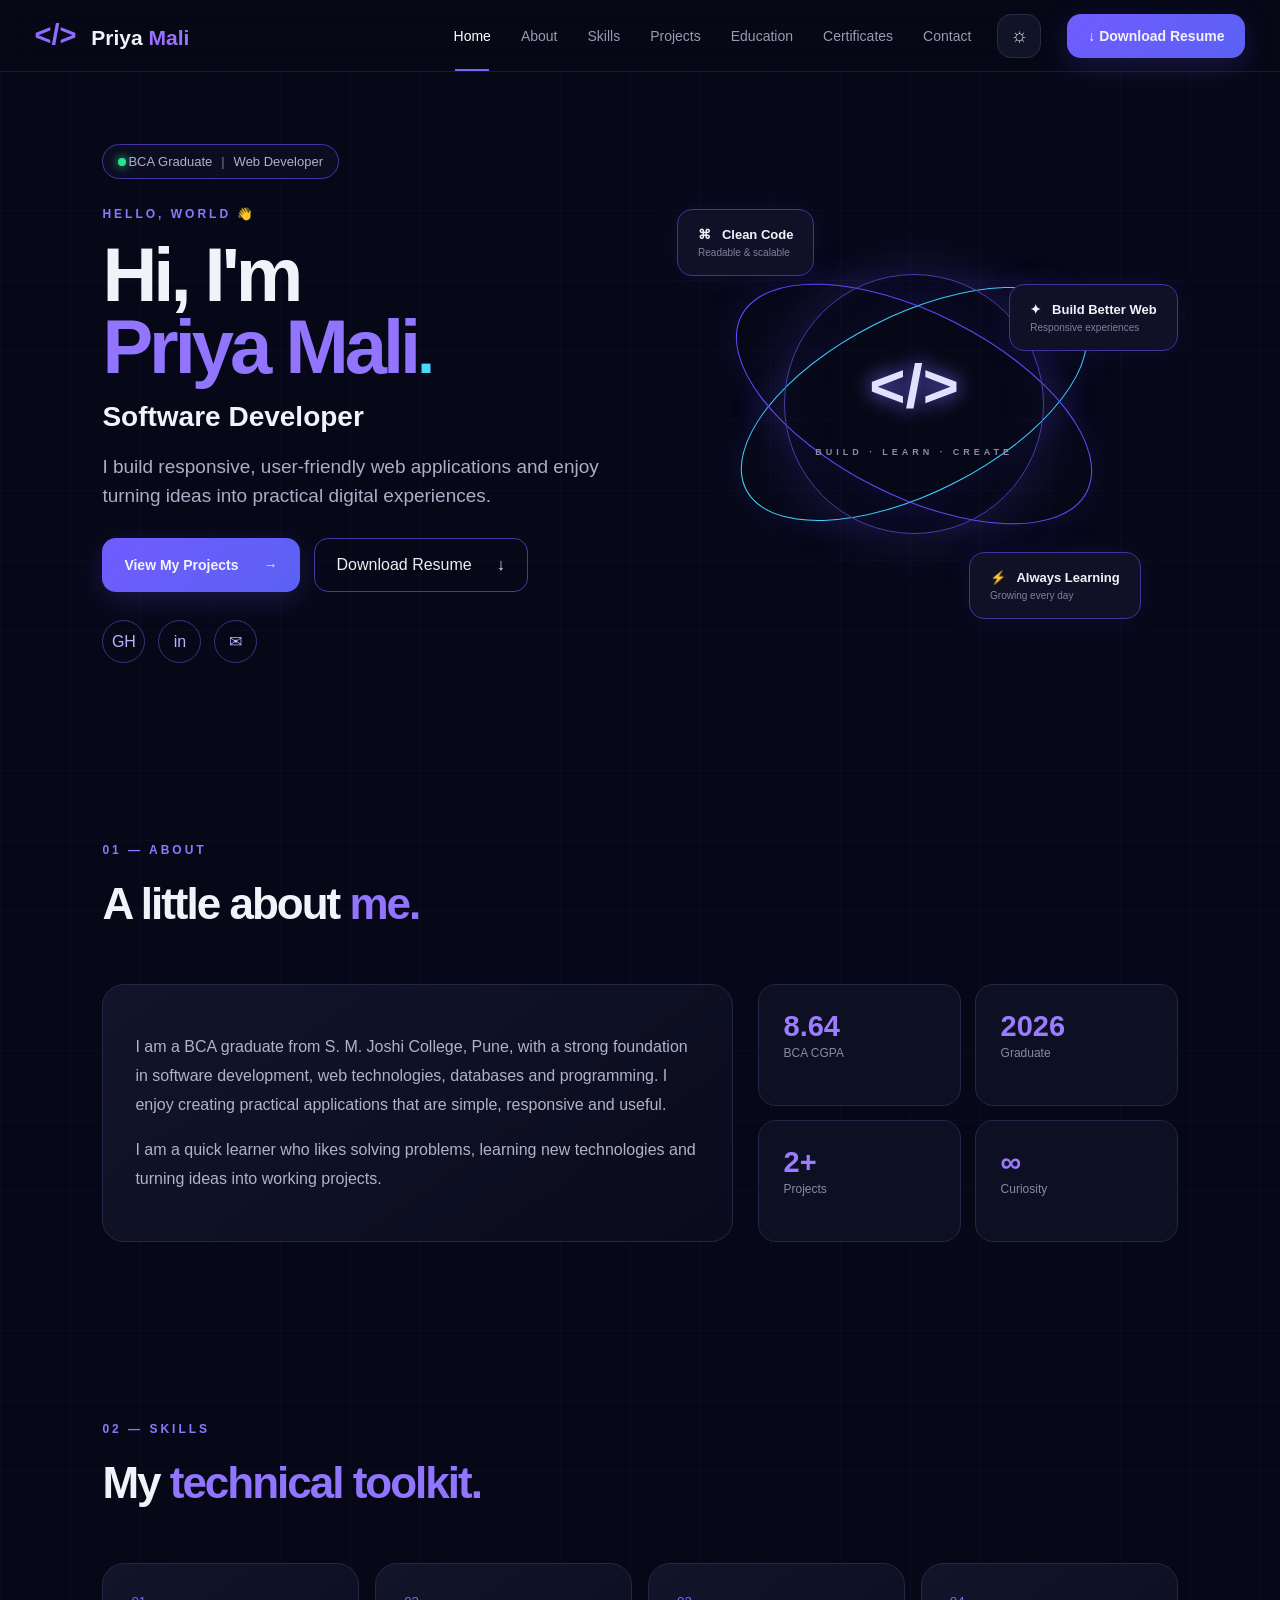
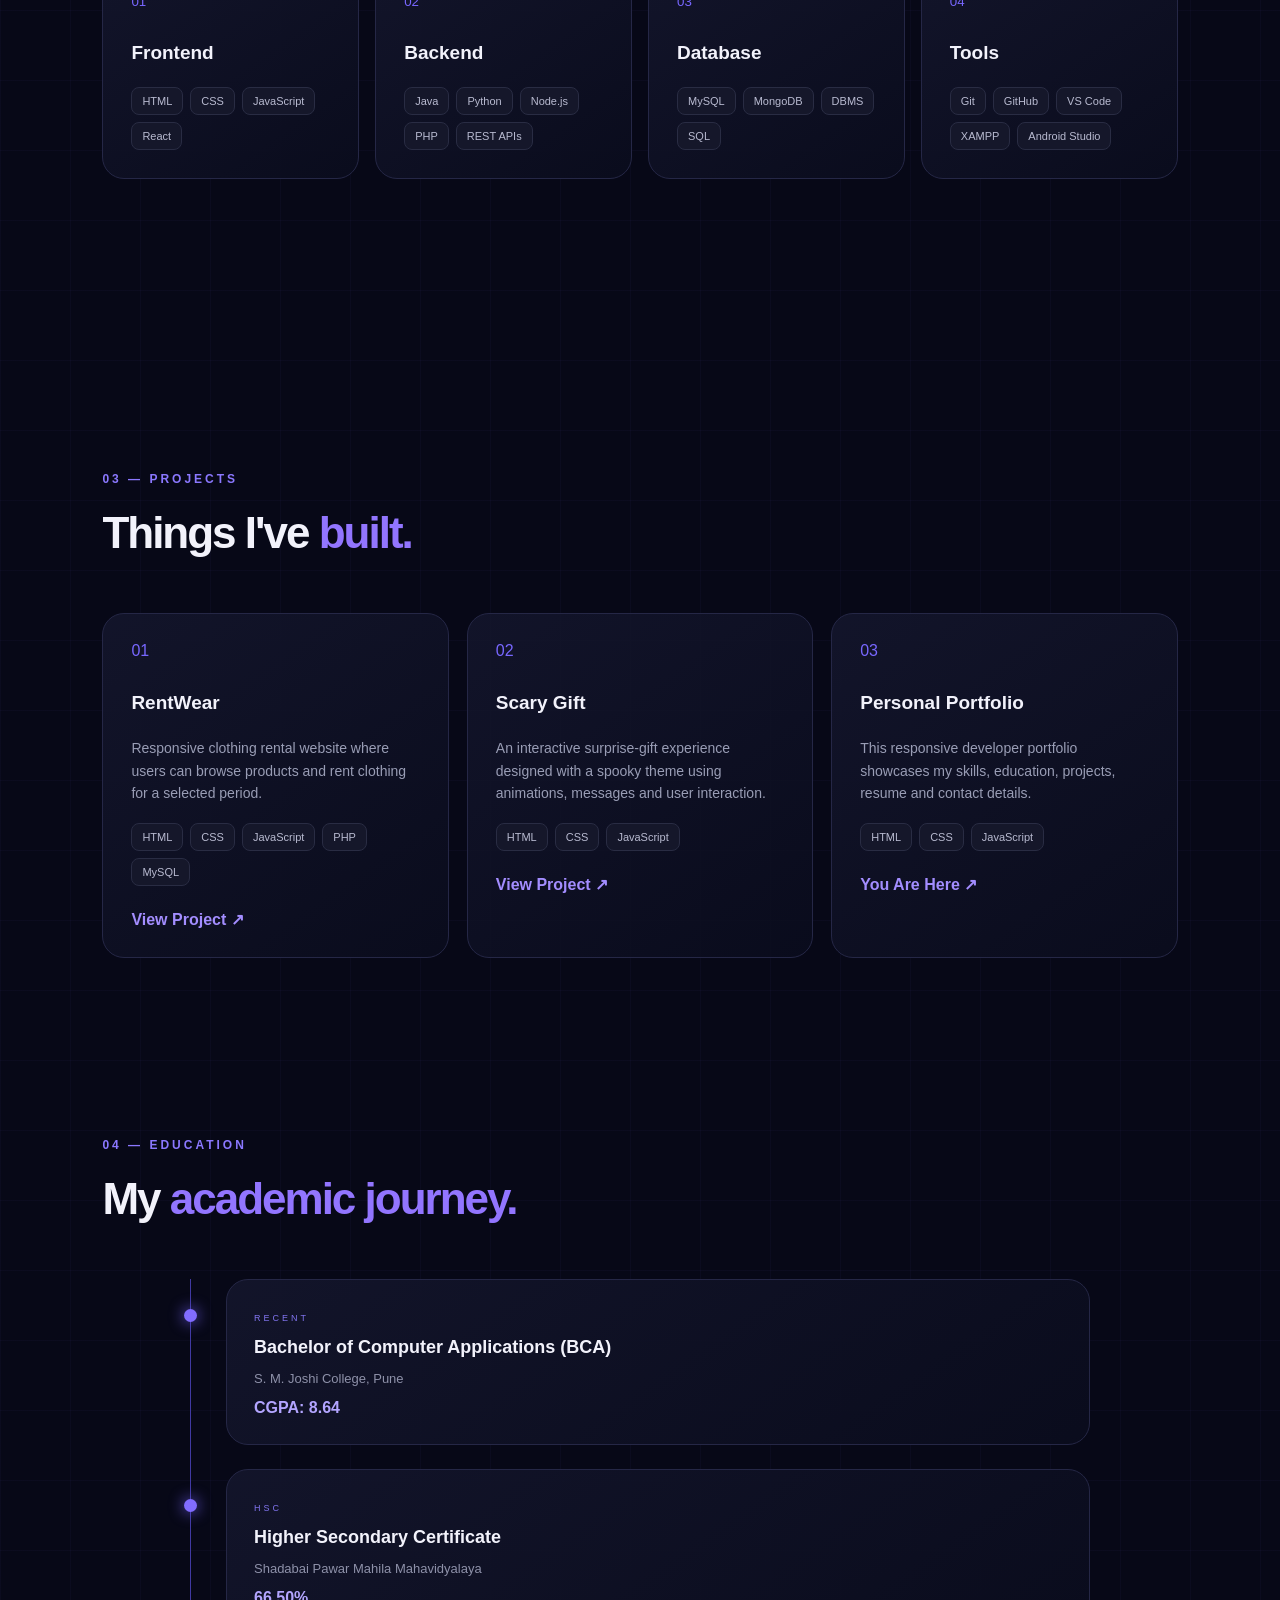
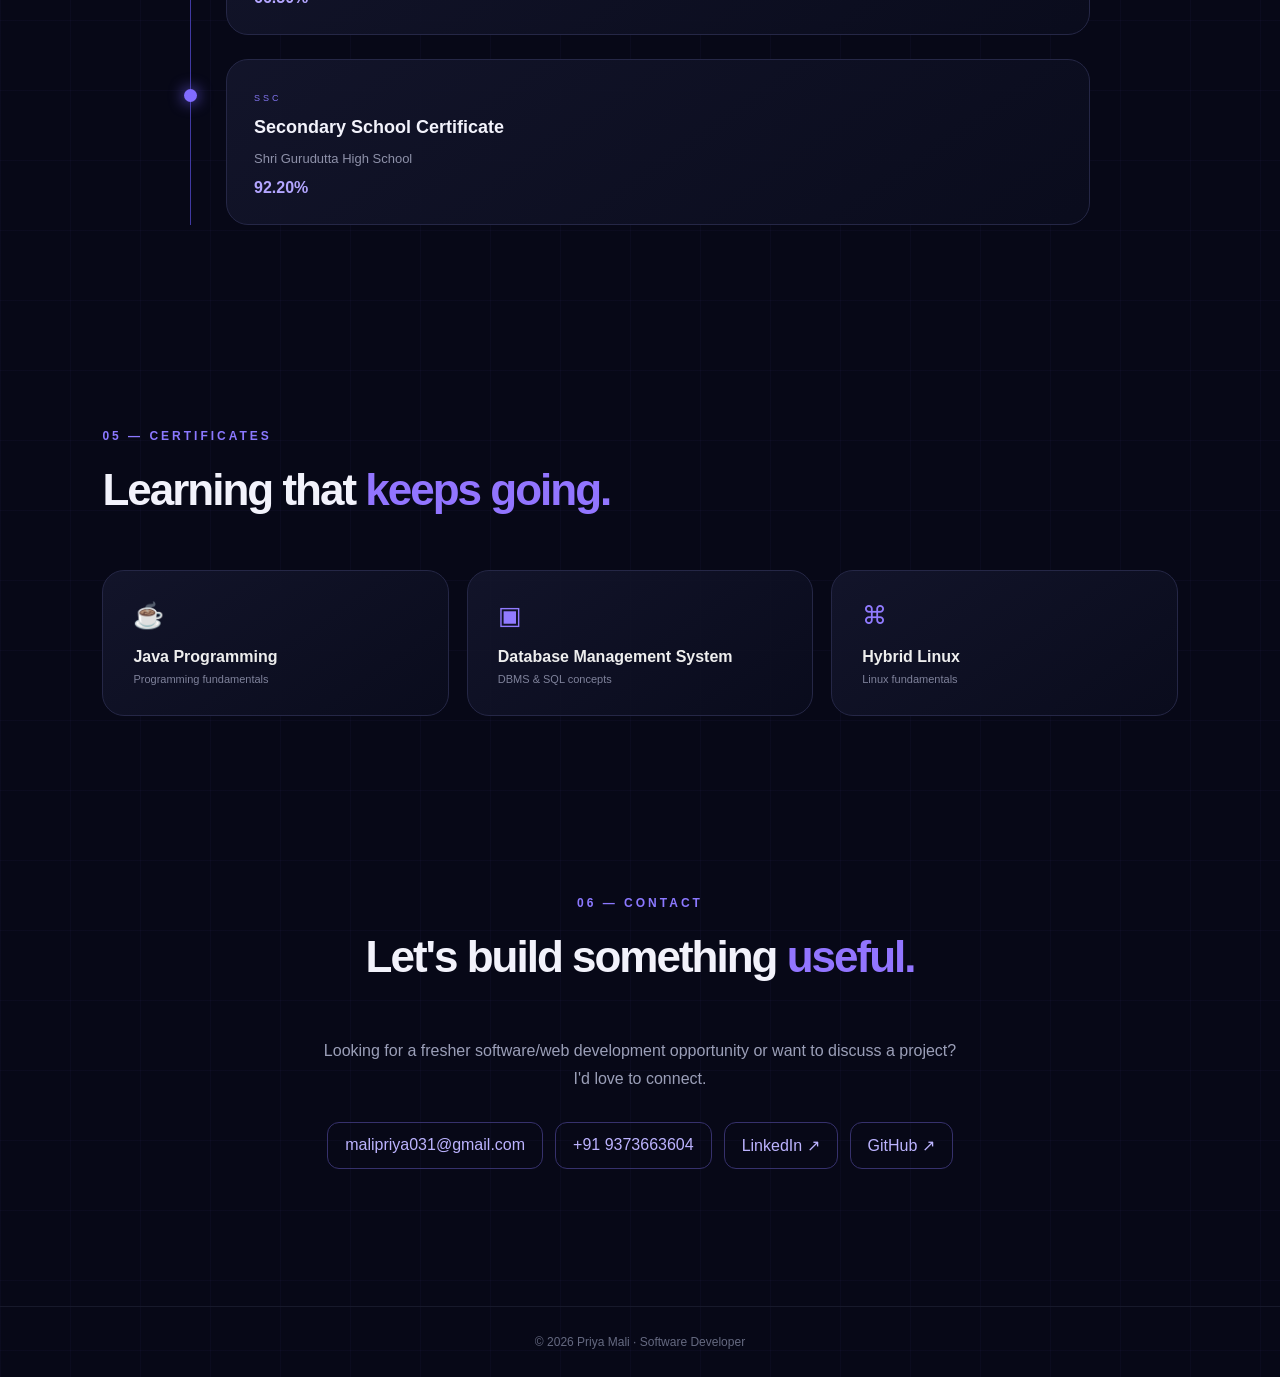
<file: index.html>
<!DOCTYPE html>
<html lang="en">
<head>
<meta charset="UTF-8"><meta name="viewport" content="width=device-width,initial-scale=1.0">
<title>Priya Mali | Software Developer</title>
<link rel="stylesheet" href="style.css">
</head>
<body>
<header class="nav"><a class="brand" href="#home"><span>&lt;/&gt;</span> Priya <b>Mali</b></a><button class="menu" aria-label="Menu">☰</button><nav><a class="active" href="#home">Home</a><a href="#about">About</a><a href="#skills">Skills</a><a href="#projects">Projects</a><a href="#education">Education</a><a href="#certificates">Certificates</a><a href="#contact">Contact</a></nav><button id="theme" class="theme">☼</button><a class="resume-top" href="resume.pdf" download>↓ Download Resume</a></header>
<main>
<section id="home" class="hero section"><div class="hero-copy"><div class="pill"><i></i>BCA Graduate <em>|</em> Web Developer</div><p class="eyebrow">HELLO, WORLD 👋</p><h1>Hi, I'm<br><span>Priya Mali</span><small>.</small></h1><h2>Software Developer</h2><p class="lead">I build responsive, user-friendly web applications and enjoy turning ideas into practical digital experiences.</p><div class="actions"><a class="primary" href="#projects">View My Projects <b>→</b></a><a class="secondary" href="resume.pdf" download>Download Resume <b>↓</b></a></div><div class="social"><a href="https://github.com/malipriya031-tech" target="_blank">GH</a><a href="https://www.linkedin.com/in/priya-mali-350a13375/" target="_blank">in</a><a href="mailto:malipriya031@gmail.com">✉</a></div></div><div class="hero-art"><div class="orbit o1"></div><div class="orbit o2"></div><div class="core">&lt;/&gt;<small>BUILD · LEARN · CREATE</small></div><div class="bubble b1"><strong>⌘ &nbsp; Clean Code</strong><small>Readable &amp; scalable</small></div><div class="bubble b2"><strong>✦ &nbsp; Build Better Web</strong><small>Responsive experiences</small></div><div class="bubble b3"><strong>⚡ &nbsp; Always Learning</strong><small>Growing every day</small></div></div></section>
<section id="about" class="section compact"><div class="section-label">01 — ABOUT</div><h2 class="section-title">A little about <span>me.</span></h2><div class="about-grid"><div class="glass"><p>I am a BCA graduate from S. M. Joshi College, Pune, with a strong foundation in software development, web technologies, databases and programming. I enjoy creating practical applications that are simple, responsive and useful.</p><p>I am a quick learner who likes solving problems, learning new technologies and turning ideas into working projects.</p></div><div class="facts"><div><b>8.64</b><span>BCA CGPA</span></div><div><b>2026</b><span>Graduate</span></div><div><b>2+</b><span>Projects</span></div><div><b>∞</b><span>Curiosity</span></div></div></div></section>
<section id="skills" class="section"><div class="section-label">02 — SKILLS</div><h2 class="section-title">My <span>technical toolkit.</span></h2><div class="skill-grid"><article><small>01</small><h3>Frontend</h3><div class="tags"><span>HTML</span><span>CSS</span><span>JavaScript</span><span>React</span></div></article><article><small>02</small><h3>Backend</h3><div class="tags"><span>Java</span><span>Python</span><span>Node.js</span><span>PHP</span><span>REST APIs</span></div></article><article><small>03</small><h3>Database</h3><div class="tags"><span>MySQL</span><span>MongoDB</span><span>DBMS</span><span>SQL</span></div></article><article><small>04</small><h3>Tools</h3><div class="tags"><span>Git</span><span>GitHub</span><span>VS Code</span><span>XAMPP</span><span>Android Studio</span></div></article></div></section>
<section id="projects" class="section compact"><div class="section-label">03 — PROJECTS</div><h2 class="section-title">Things I've <span>built.</span></h2><div class="project-grid"><article class="project"><div class="project-no">01</div><h3>RentWear</h3><p>Responsive clothing rental website where users can browse products and rent clothing for a selected period.</p><div class="tags"><span>HTML</span><span>CSS</span><span>JavaScript</span><span>PHP</span><span>MySQL</span></div><a href="projects/rentwear/">View Project ↗</a></article><article class="project"><div class="project-no">02</div><h3>Scary Gift</h3><p>An interactive surprise-gift experience designed with a spooky theme using animations, messages and user interaction.</p><div class="tags"><span>HTML</span><span>CSS</span><span>JavaScript</span></div><a href="projects/scary-gift/">View Project ↗</a></article><article class="project"><div class="project-no">03</div><h3>Personal Portfolio</h3><p>This responsive developer portfolio showcases my skills, education, projects, resume and contact details.</p><div class="tags"><span>HTML</span><span>CSS</span><span>JavaScript</span></div><a href="#home">You Are Here ↗</a></article></div></section>
<section id="education" class="section"><div class="section-label">04 — EDUCATION</div><h2 class="section-title">My <span>academic journey.</span></h2><div class="timeline"><article><i></i><div class="edu"><small>RECENT</small><h3>Bachelor of Computer Applications (BCA)</h3><p>S. M. Joshi College, Pune</p><b>CGPA: 8.64</b></div></article><article><i></i><div class="edu"><small>HSC</small><h3>Higher Secondary Certificate</h3><p>Shadabai Pawar Mahila Mahavidyalaya</p><b>66.50%</b></div></article><article><i></i><div class="edu"><small>SSC</small><h3>Secondary School Certificate</h3><p>Shri Gurudutta High School</p><b>92.20%</b></div></article></div></section>
<section id="certificates" class="section compact"><div class="section-label">05 — CERTIFICATES</div><h2 class="section-title">Learning that <span>keeps going.</span></h2><div class="cert-grid"><div>☕<b>Java Programming</b><span>Programming fundamentals</span></div><div>▣<b>Database Management System</b><span>DBMS &amp; SQL concepts</span></div><div>⌘<b>Hybrid Linux</b><span>Linux fundamentals</span></div></div></section>
<section id="contact" class="section contact"><div class="section-label">06 — CONTACT</div><h2 class="section-title">Let's build something <span>useful.</span></h2><p>Looking for a fresher software/web development opportunity or want to discuss a project? I'd love to connect.</p><div class="contact-links"><a href="mailto:malipriya031@gmail.com">malipriya031@gmail.com</a><a href="tel:+919373663604">+91 9373663604</a><a href="https://www.linkedin.com/in/priya-mali-350a13375/" target="_blank">LinkedIn ↗</a><a href="https://github.com/malipriya031-tech" target="_blank">GitHub ↗</a></div></section>
</main><footer>© 2026 Priya Mali · Software Developer</footer>
<script src="script.js"></script>
</body></html>
</file>
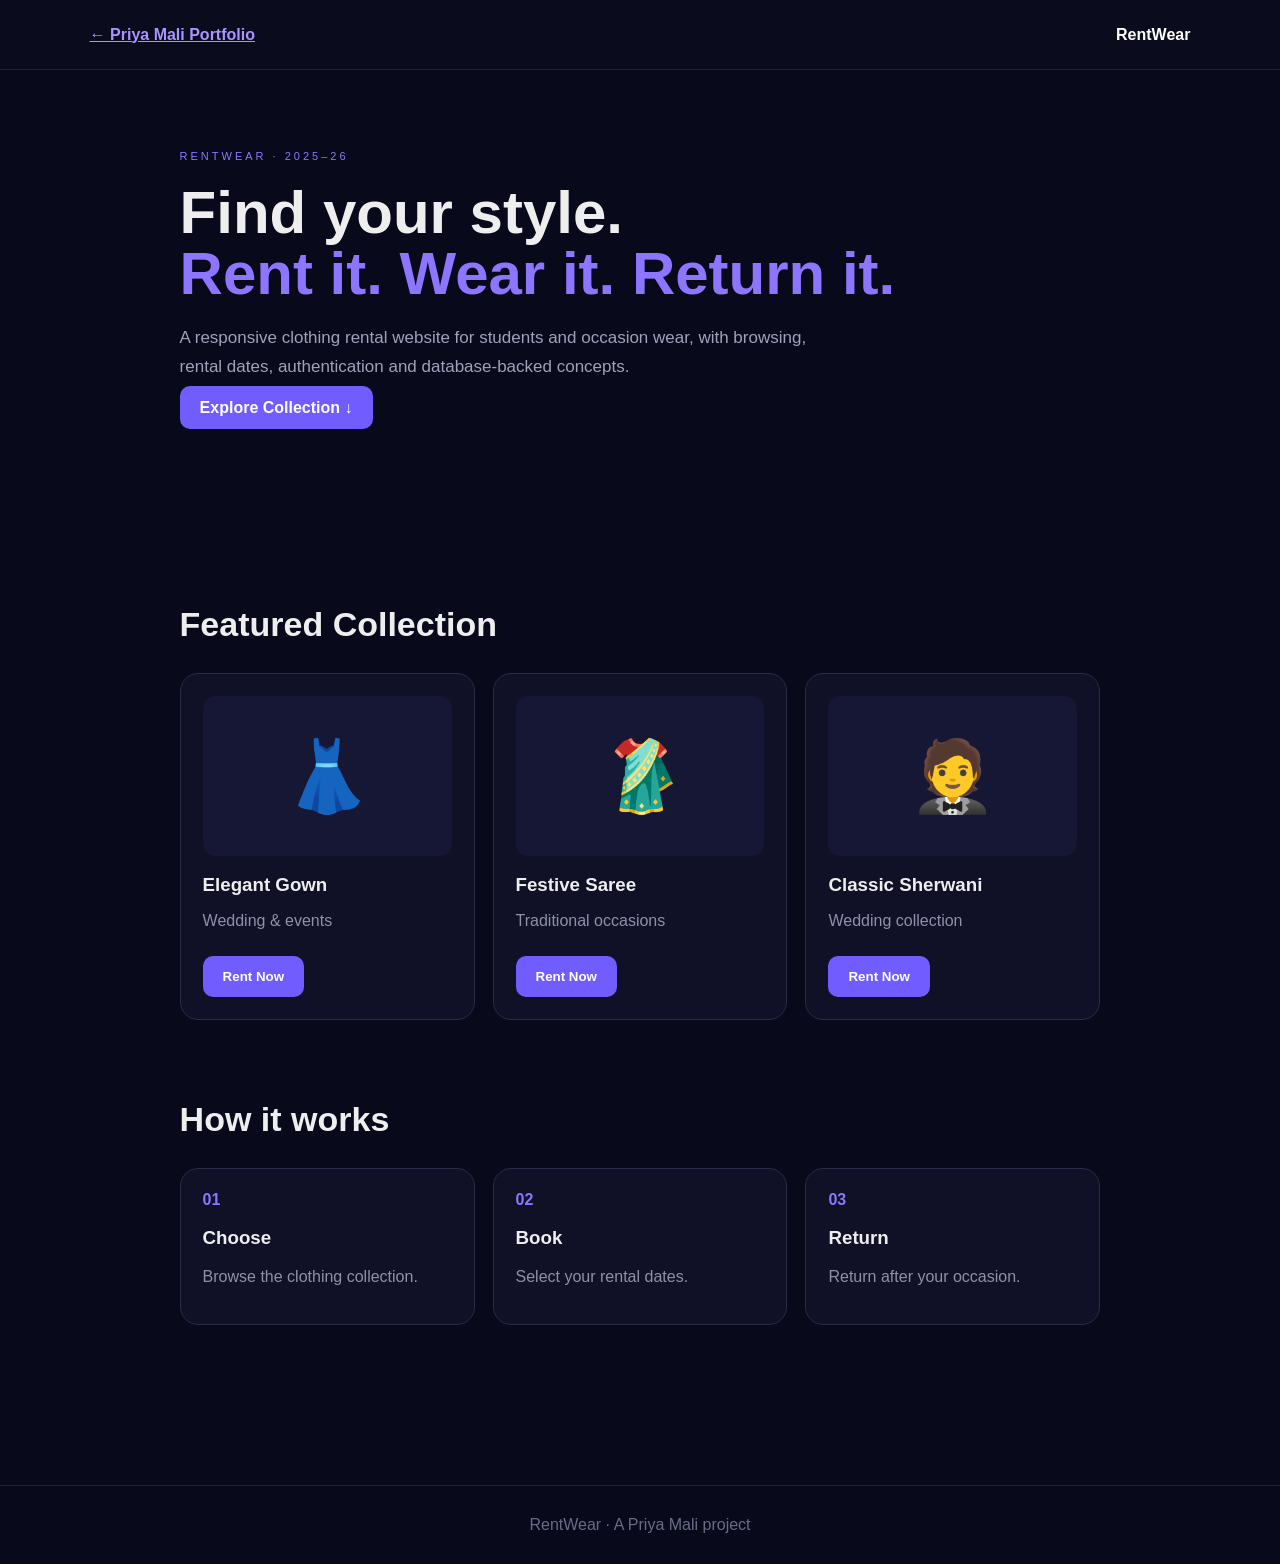
<file: projects/rentwear/index.html>
<!doctype html><html lang="en"><head><meta charset="UTF-8"><meta name="viewport" content="width=device-width,initial-scale=1"><title>RentWear | Clothing Rental</title><link rel="stylesheet" href="style.css"></head><body><nav><a href="../../">← Priya Mali Portfolio</a><span>RentWear</span></nav><header><div class="badge">RENTWEAR · 2025–26</div><h1>Find your style.<br><span>Rent it. Wear it. Return it.</span></h1><p>A responsive clothing rental website for students and occasion wear, with browsing, rental dates, authentication and database-backed concepts.</p><a class="btn" href="#products">Explore Collection ↓</a></header><main><section id="products"><h2>Featured Collection</h2><div class="grid"><article><div class="pic">👗</div><h3>Elegant Gown</h3><p>Wedding & events</p><button onclick="rent('Elegant Gown')">Rent Now</button></article><article><div class="pic">🥻</div><h3>Festive Saree</h3><p>Traditional occasions</p><button onclick="rent('Festive Saree')">Rent Now</button></article><article><div class="pic">🤵</div><h3>Classic Sherwani</h3><p>Wedding collection</p><button onclick="rent('Classic Sherwani')">Rent Now</button></article></div></section><section><h2>How it works</h2><div class="steps"><div><b>01</b><h3>Choose</h3><p>Browse the clothing collection.</p></div><div><b>02</b><h3>Book</h3><p>Select your rental dates.</p></div><div><b>03</b><h3>Return</h3><p>Return after your occasion.</p></div></div></section></main><div id="modal" class="modal"><div class="box"><button class="close" onclick="closeModal()">×</button><h2 id="modalTitle">Rent Now</h2><label>Start date<input id="start" type="date"></label><label>Return date<input id="end" type="date"></label><button class="btn" onclick="confirmRent()">Confirm Rental</button><p id="msg"></p></div></div><footer>RentWear · A Priya Mali project</footer><script src="script.js"></script></body></html>
</file>
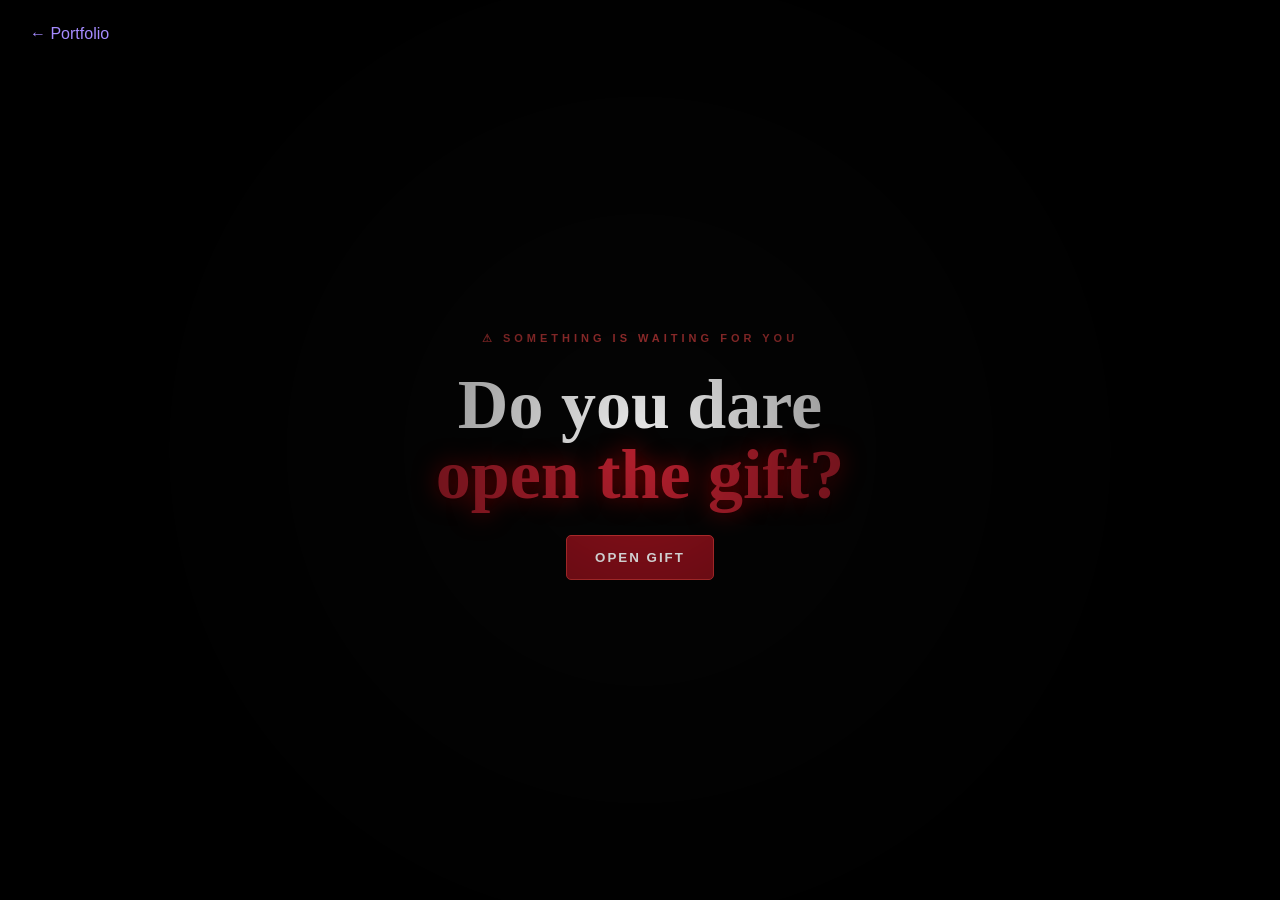
<file: Priya-Mali-Portfolio/projects/scary-gift/index.html>
<!doctype html><html lang="en"><head><meta charset="UTF-8"><meta name="viewport" content="width=device-width,initial-scale=1"><title>Scary Gift</title><link rel="stylesheet" href="style.css"></head><body><div class="noise"></div><main><a class="back" href="../../">← Portfolio</a><div id="intro"><p class="tiny">⚠ SOMETHING IS WAITING FOR YOU</p><h1>Do you dare<br><span>open the gift?</span></h1><button onclick="openGift()">OPEN GIFT</button></div><div id="gift" class="hidden"><div class="skull">☠</div><h2>I KNEW YOU WOULD OPEN IT...</h2><p>Relax 😈 It's just a scary little surprise made with HTML, CSS & JavaScript.</p><button onclick="location.reload()">TRY AGAIN</button></div></main><script src="script.js"></script></body></html>
</file>
<file: style.css>
:root{--bg:#070817;--panel:#101226;--panel2:#0c0e20;--text:#f2f2fb;--muted:#9b9eb8;--line:#252746;--purple:#7864ff;--purple2:#9a75ff;--cyan:#4bd8ff}*{box-sizing:border-box}html{scroll-behavior:smooth}body{margin:0;background:var(--bg);color:var(--text);font-family:Arial,Helvetica,sans-serif;background-image:linear-gradient(rgba(120,100,255,.035) 1px,transparent 1px),linear-gradient(90deg,rgba(120,100,255,.035) 1px,transparent 1px);background-size:70px 70px}a{color:inherit;text-decoration:none}.nav{height:72px;position:sticky;top:0;z-index:20;display:flex;align-items:center;padding:0 2.7%;gap:26px;background:rgba(7,8,23,.88);backdrop-filter:blur(16px);border-bottom:1px solid #191b30}.brand{font-size:21px;font-weight:700;margin-right:auto}.brand span{font-size:29px;color:#8d6cff;margin-right:9px}.brand b{color:#9a72ff}.nav nav{display:flex;height:100%;align-items:center;gap:30px}.nav nav a{height:100%;display:flex;align-items:center;color:#999bb1;font-size:14px;position:relative}.nav nav a:hover,.nav nav a.active{color:#fff}.nav nav a.active:after{content:"";position:absolute;bottom:0;left:50%;width:34px;height:2px;background:#6f68ff;transform:translateX(-50%)}.theme,.menu{background:#111326;border:1px solid #282b45;color:#ddd;border-radius:14px;width:44px;height:44px;font-size:20px}.resume-top,.primary{background:linear-gradient(135deg,#705cff,#5b61f4);padding:14px 21px;border-radius:14px;font-weight:700;font-size:14px;box-shadow:0 8px 30px rgba(102,87,255,.2)}.menu{display:none}.section{min-height:650px;padding:90px 8%;max-width:1400px;margin:auto}.hero{min-height:650px;display:grid;grid-template-columns:1.02fr .98fr;align-items:center;padding-top:72px}.pill{display:inline-flex;align-items:center;border:1px solid #4535a2;border-radius:30px;padding:9px 15px;color:#b0b0c8;font-size:13px;background:#0c0d21}.pill i{width:8px;height:8px;border-radius:50%;background:#25e58d;box-shadow:0 0 10px #25e58d;margin-right:2px}.pill em{font-style:normal;margin:0 9px;color:#777990}.eyebrow,.section-label{letter-spacing:3px;color:#8b78ff;font-size:12px;font-weight:700}.eyebrow{margin-top:28px}.hero h1{font-size:76px;line-height:.95;margin:18px 0 18px;letter-spacing:-4px}.hero h1 span,.section-title span{color:#9275ff}.hero h1 small{color:#4bd8ff}.hero h2{font-size:28px;margin:0 0 20px}.lead{color:#aaaec6;font-size:19px;line-height:1.5;max-width:650px}.actions{display:flex;gap:14px;margin-top:28px}.primary,.secondary{display:inline-flex;align-items:center;gap:25px;padding:17px 22px;border-radius:14px}.secondary{border:1px solid #4738a4;color:#eee}.social{display:flex;gap:13px;margin-top:28px}.social a{width:43px;height:43px;border:1px solid #3a3280;border-radius:50%;display:grid;place-items:center;color:#bbb1ff}.hero-art{height:500px;position:relative;display:grid;place-items:center}.orbit{position:absolute;border:1.5px solid #5e4dff;border-radius:50%;width:360px;height:170px;transform:rotate(-26deg);box-shadow:0 0 35px rgba(92,73,255,.12)}.o1{border-color:#3fd5ff;transform:rotate(-27deg) scale(1.05)}.o2{transform:rotate(27deg) scale(1.08)}.core{width:260px;height:260px;border:1px solid #4a3eae;border-radius:50%;display:grid;place-content:center;text-align:center;font-size:62px;font-weight:700;color:#dfe2ff;text-shadow:0 0 20px #7c6aff;box-shadow:0 0 55px rgba(105,87,255,.22),inset 0 0 45px rgba(80,60,180,.1);z-index:2}.core small{display:block;font-size:9px;letter-spacing:4px;color:#8e8aa8;margin-top:26px;text-shadow:none}.bubble{position:absolute;border:1px solid #41339c;background:#101127;padding:17px 20px;border-radius:15px;box-shadow:0 0 30px rgba(88,69,255,.1);z-index:3}.bubble strong{display:block;font-size:13px}.bubble small{display:block;color:#7e819d;margin-top:5px;font-size:10px}.b1{top:55px;left:5%}.b2{top:130px;right:0}.b3{bottom:35px;right:7%}.compact{min-height:auto}.section-title{font-size:44px;letter-spacing:-2px;margin:22px 0 55px}.about-grid{display:grid;grid-template-columns:1.5fr 1fr;gap:25px}.glass,.skill-grid article,.project,.edu,.cert-grid>div{background:linear-gradient(145deg,rgba(19,21,43,.94),rgba(10,12,29,.94));border:1px solid var(--line);border-radius:22px}.glass{padding:32px;color:#b0b2c8;font-size:16px;line-height:1.8}.facts{display:grid;grid-template-columns:1fr 1fr;gap:14px}.facts div{padding:25px;border:1px solid var(--line);border-radius:18px;background:#0d0f22}.facts b{font-size:29px;color:#9b7cff;display:block}.facts span{color:#888ba3;font-size:12px}.skill-grid{display:grid;grid-template-columns:repeat(4,1fr);gap:16px}.skill-grid article{padding:28px;min-height:215px}.skill-grid small,.project-no{color:#7867ff}.skill-grid h3,.project h3{font-size:19px;margin:32px 0 23px}.tags{display:flex;flex-wrap:wrap;gap:7px}.tags span{font-size:11px;color:#b8bad0;border:1px solid #292c43;padding:7px 10px;border-radius:8px;background:#15172a}.project-grid{display:grid;grid-template-columns:repeat(3,1fr);gap:18px}.project{padding:28px;min-height:300px}.project p{color:#999db5;line-height:1.6;font-size:14px;min-height:72px}.project>a{display:inline-block;margin-top:24px;color:#a38dff;font-weight:700}.timeline{max-width:900px;margin:0 auto;border-left:1px solid #4039a2;padding-left:35px}.timeline article{position:relative;margin-bottom:24px}.timeline i{position:absolute;width:13px;height:13px;background:#816cff;border-radius:50%;left:-42px;top:30px;box-shadow:0 0 15px #7562ff}.edu{padding:27px}.edu small{letter-spacing:3px;color:#8174ef;font-size:9px}.edu h3{font-size:18px;margin:12px 0 8px}.edu p{color:#8e91a9;font-size:13px}.edu b{color:#b3a5ff}.cert-grid{display:grid;grid-template-columns:repeat(3,1fr);gap:18px}.cert-grid>div{padding:30px;font-size:25px;color:#917bff}.cert-grid b,.cert-grid span{display:block}.cert-grid b{font-size:16px;color:#eee;margin-top:18px}.cert-grid span{font-size:11px;color:#7f829b;margin-top:7px}.contact{text-align:center;min-height:500px}.contact>p{max-width:650px;margin:0 auto 30px;color:#9b9fb8;line-height:1.7}.contact-links{display:flex;justify-content:center;gap:12px;flex-wrap:wrap}.contact-links a{border:1px solid #36316c;padding:13px 17px;border-radius:12px;color:#bcb3ff}.contact-links a:hover{background:#12132b}footer{text-align:center;padding:28px;color:#656980;border-top:1px solid #17192b;font-size:12px}@media(max-width:950px){.nav nav{display:none}.menu{display:block}.nav{gap:10px}.hero{grid-template-columns:1fr}.hero-art{display:none}.skill-grid{grid-template-columns:1fr 1fr}.project-grid,.cert-grid{grid-template-columns:1fr}.about-grid{grid-template-columns:1fr}.section{padding:70px 7%}.hero h1{font-size:58px}.resume-top{padding:12px 14px;font-size:12px}}@media(max-width:600px){.nav{padding:0 5px}.brand{font-size:17px}.brand span{font-size:24px}.resume-top{display:none}.section-title{font-size:35px}.skill-grid{grid-template-columns:1fr}.hero h1{font-size:50px}.lead{font-size:16px}.actions{flex-direction:column;align-items:flex-start}}
</file>
<file: projects/rentwear/style.css>
*{box-sizing:border-box}body{margin:0;background:#08091a;color:#eee;font-family:Arial,sans-serif}nav{height:70px;border-bottom:1px solid #20213c;display:flex;align-items:center;justify-content:space-between;padding:0 7%;background:#0a0b1c;position:sticky;top:0}nav a{color:#a895ff;font-weight:700}nav span{color:#fff;font-weight:700}header,main{max-width:1100px;margin:auto;padding:80px 7%}.badge{color:#8d78ff;letter-spacing:3px;font-size:11px}h1{font-size:60px;line-height:1.02;margin:20px 0}h1 span{color:#8d75ff}header p{color:#9fa2ba;max-width:650px;line-height:1.7;font-size:17px}.btn,button{border:0;background:#705cff;color:#fff;padding:13px 20px;border-radius:10px;font-weight:700;cursor:pointer;text-decoration:none}section{margin-bottom:80px}h2{font-size:34px}.grid,.steps{display:grid;grid-template-columns:repeat(3,1fr);gap:18px}.grid article,.steps div{background:#101127;border:1px solid #292b48;border-radius:18px;padding:22px}.pic{height:160px;display:grid;place-items:center;font-size:70px;background:#151735;border-radius:13px}.grid h3{margin-bottom:5px}.grid p,.steps p{color:#8e91aa}.grid button{margin-top:10px}.steps b{color:#8c75ff}.modal{display:none;position:fixed;inset:0;background:#000b;place-items:center;z-index:4}.modal.open{display:grid}.box{background:#111329;border:1px solid #37336c;border-radius:18px;padding:28px;width:min(420px,90%);position:relative}.box label{display:block;color:#aaa;margin:16px 0}.box input{display:block;width:100%;padding:12px;margin-top:7px;border-radius:8px;border:1px solid #343650;background:#080a19;color:#fff}.close{position:absolute;right:12px;top:10px;background:transparent;font-size:24px}.box .btn{width:100%}#msg{color:#9b8bff}footer{text-align:center;border-top:1px solid #20213c;padding:30px;color:#686c86}@media(max-width:700px){.grid,.steps{grid-template-columns:1fr}h1{font-size:43px}}
</file>
<file: Priya-Mali-Portfolio/projects/scary-gift/style.css>
*{box-sizing:border-box}body{margin:0;background:#050505;color:#eee;font-family:Georgia,serif;min-height:100vh;display:grid;place-items:center;overflow:hidden}main{text-align:center;padding:40px}.back{position:fixed;top:25px;left:30px;color:#a58bff;text-decoration:none;font-family:Arial}.tiny{font:700 11px Arial;letter-spacing:4px;color:#a33}.intro{}h1{font-size:70px;line-height:1;margin:25px 0}h1 span{color:#b21f2d;text-shadow:0 0 25px #800}.skull{font-size:110px;color:#d32;animation:pulse 1.3s infinite}h2{font-size:28px;color:#d33}p{font:16px Arial;color:#999;max-width:600px;line-height:1.6}button{background:#8f101b;color:white;border:1px solid #c33;padding:14px 28px;border-radius:5px;font-weight:700;letter-spacing:2px;cursor:pointer}.hidden{display:none}.noise{position:fixed;inset:0;pointer-events:none;background:radial-gradient(circle at center,transparent,#000 75%)}@keyframes pulse{50%{transform:scale(1.08);text-shadow:0 0 40px #e00}}
</file>
